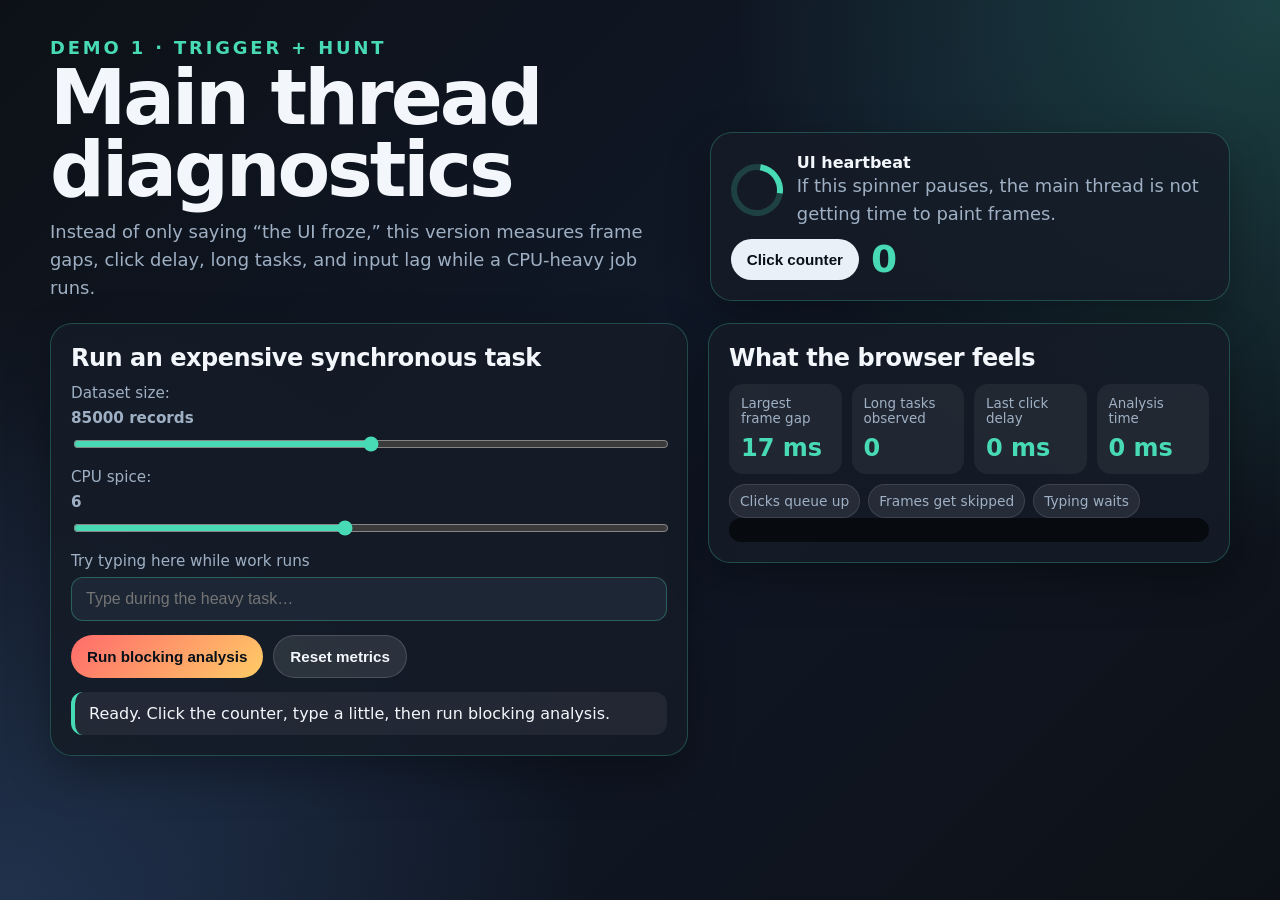
<file: demo-01/index.html>
<!doctype html>
<html lang="en">
<head>
  <meta charset="utf-8" />
  <meta name="viewport" content="width=device-width, initial-scale=1" />
  <title>Demo 1 - Main Thread Diagnostics</title>
  <link rel="stylesheet" href="./style.css" />
</head>
<body>
  <main class="shell">
    <section class="hero">
      <div>
        <p class="eyebrow">Demo 1 · Trigger + Hunt</p>
        <h1>Main thread diagnostics</h1>
        <p>Instead of only saying “the UI froze,” this version measures frame gaps, click delay, long tasks, and input lag while a CPU-heavy job runs.</p>
      </div>
      <div class="panel">
        <div class="heartbeat-card">
          <div class="heartbeat" aria-hidden="true"></div>
          <div>
            <strong>UI heartbeat</strong>
            <p>If this spinner pauses, the main thread is not getting time to paint frames.</p>
          </div>
        </div>
        <div class="counter-row">
          <button id="counterBtn" class="secondary">Click counter</button>
          <strong id="counter" class="big-number">0</strong>
        </div>
      </div>
    </section>

    <section class="grid">
      <div class="panel">
        <h2>Run an expensive synchronous task</h2>
        <div class="controls">
          <label>Dataset size: <strong><span id="sizeValue">85000</span> records</strong>
            <input id="size" type="range" min="20000" max="150000" value="85000" step="5000" />
          </label>
          <label>CPU spice: <strong><span id="spiceValue">6</span></strong>
            <input id="spice" type="range" min="1" max="12" value="6" step="1" />
          </label>
          <label>Try typing here while work runs
            <input id="typingBox" type="text" placeholder="Type during the heavy task…" />
          </label>
          <div class="button-row">
            <button id="runBtn" class="danger">Run blocking analysis</button>
            <button id="resetBtn" class="ghost">Reset metrics</button>
          </div>
        </div>
        <div id="status" class="status">Ready. Click the counter, type a little, then run blocking analysis.</div>
      </div>

      <div class="panel">
        <h2>What the browser feels</h2>
        <div class="stat-grid">
          <div class="stat"><span>Largest frame gap</span><strong id="frameGap">0 ms</strong></div>
          <div class="stat"><span>Long tasks observed</span><strong id="longTasks">0</strong></div>
          <div class="stat"><span>Last click delay</span><strong id="clickDelay">0 ms</strong></div>
          <div class="stat"><span>Analysis time</span><strong id="elapsed">0 ms</strong></div>
        </div>
        <div class="kpis">
          <span class="chip">Clicks queue up</span>
          <span class="chip">Frames get skipped</span>
          <span class="chip">Typing waits</span>
        </div>
        <div class="log" id="log"></div>
      </div>
    </section>
  </main>
  <script src="./app.js"></script>
</body>
</html>
</file>
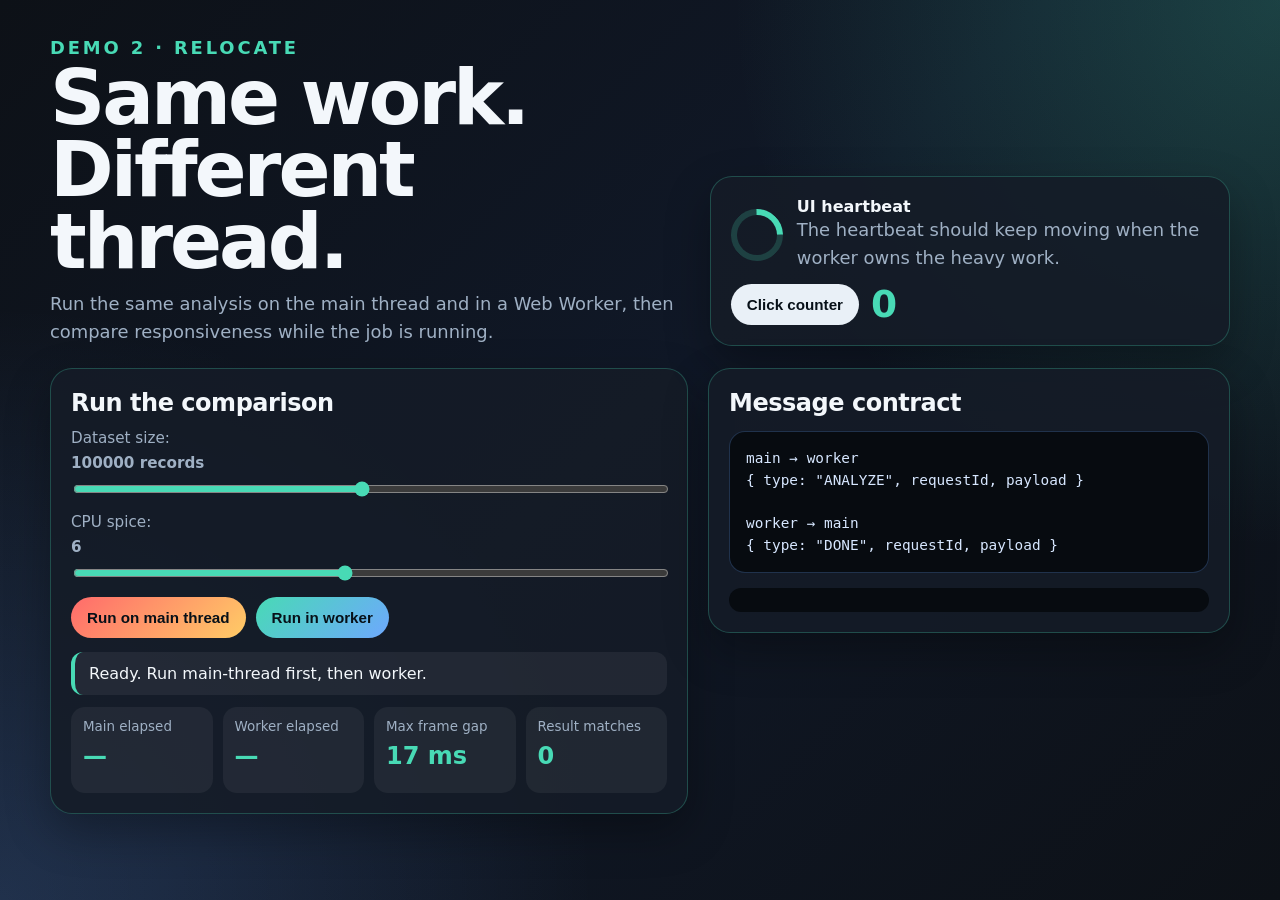
<file: demo-02/index.html>
<!DOCTYPE html>
<html lang="en">
  <head>
    <meta charset="utf-8" />
    <meta name="viewport" content="width=device-width, initial-scale=1" />
    <title>Demo 2 - Worker Responsiveness Lab</title>
    <link rel="stylesheet" href="./style.css" />
  </head>
  <body>
    <main class="shell">
      <section class="hero">
        <div>
          <p class="eyebrow">Demo 2 · Relocate</p>
          <h1>Same work. Different thread.</h1>
          <p>
            Run the same analysis on the main thread and in a Web Worker, then
            compare responsiveness while the job is running.
          </p>
        </div>
        <div class="panel">
          <div class="heartbeat-card">
            <div class="heartbeat" aria-hidden="true"></div>
            <div>
              <strong>UI heartbeat</strong>
              <p>
                The heartbeat should keep moving when the worker owns the heavy
                work.
              </p>
            </div>
          </div>
          <div class="counter-row">
            <button id="counterBtn" class="secondary">Click counter</button
            ><strong id="counter" class="big-number">0</strong>
          </div>
        </div>
      </section>

      <section class="grid">
        <div class="panel">
          <h2>Run the comparison</h2>
          <div class="controls">
            <label
              >Dataset size:
              <strong><span id="sizeValue">100000</span> records</strong
              ><input
                id="size"
                type="range"
                min="25000"
                max="180000"
                value="100000"
                step="5000"
            /></label>
            <label
              >CPU spice: <strong><span id="spiceValue">6</span></strong
              ><input
                id="spice"
                type="range"
                min="1"
                max="12"
                value="6"
                step="1"
            /></label>
            <div class="button-row">
              <button id="mainBtn" class="danger">Run on main thread</button>
              <button id="workerBtn" class="primary">Run in worker</button>
            </div>
          </div>
          <div id="status" class="status">
            Ready. Run main-thread first, then worker.
          </div>
          <div class="stat-grid">
            <div class="stat">
              <span>Main elapsed</span><strong id="mainElapsed">—</strong>
            </div>
            <div class="stat">
              <span>Worker elapsed</span><strong id="workerElapsed">—</strong>
            </div>
            <div class="stat">
              <span>Max frame gap</span><strong id="frameGap">0 ms</strong>
            </div>
            <div class="stat">
              <span>Result matches</span><strong id="matches">0</strong>
            </div>
          </div>
        </div>
        <div class="panel">
          <h2>Message contract</h2>
          <pre class="code">
main → worker
{ type: "ANALYZE", requestId, payload }

worker → main
{ type: "DONE", requestId, payload }</pre
          >
          <div class="log" id="log"></div>
        </div>
      </section>
    </main>
    <script type="module" src="./app.js"></script>
  </body>
</html>
</file>
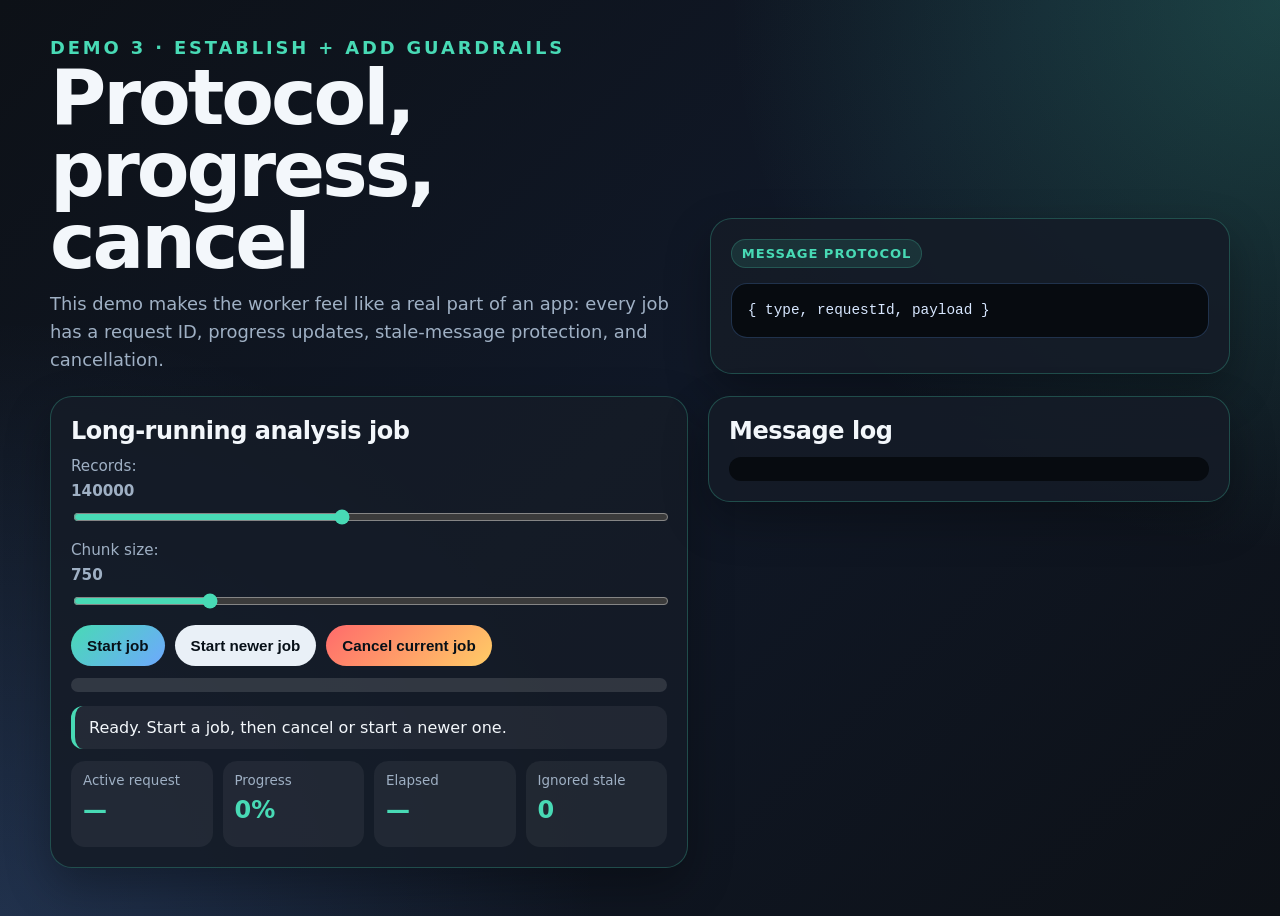
<file: demo-03/index.html>
<!DOCTYPE html>
<html lang="en">
  <head>
    <meta charset="utf-8" />
    <meta name="viewport" content="width=device-width, initial-scale=1" />
    <title>Demo 3 - Protocol Progress Cancel</title>
    <link rel="stylesheet" href="./style.css" />
  </head>
  <body>
    <main class="shell">
      <section class="hero">
        <div>
          <p class="eyebrow">Demo 3 · Establish + Add guardrails</p>
          <h1>Protocol, progress, cancel</h1>
          <p>
            This demo makes the worker feel like a real part of an app: every
            job has a request ID, progress updates, stale-message protection,
            and cancellation.
          </p>
        </div>
        <div class="panel">
          <span class="badge">Message protocol</span>
          <pre class="code">{ type, requestId, payload }</pre>
        </div>
      </section>
      <section class="grid">
        <div class="panel">
          <h2>Long-running analysis job</h2>
          <div class="controls">
            <label
              >Records: <strong><span id="recordsValue">140000</span></strong
              ><input
                id="records"
                type="range"
                min="50000"
                max="250000"
                value="140000"
                step="10000"
            /></label>
            <label
              >Chunk size: <strong><span id="chunkValue">750</span></strong
              ><input
                id="chunk"
                type="range"
                min="250"
                max="2500"
                value="750"
                step="250"
            /></label>
            <div class="button-row">
              <button id="startBtn" class="primary">Start job</button
              ><button id="startNewBtn" class="secondary">
                Start newer job</button
              ><button id="cancelBtn" class="danger">Cancel current job</button>
            </div>
          </div>
          <div class="progress-shell">
            <div id="progress" class="progress-bar"></div>
          </div>
          <div id="status" class="status">
            Ready. Start a job, then cancel or start a newer one.
          </div>
          <div class="stat-grid">
            <div class="stat">
              <span>Active request</span><strong id="activeId">—</strong>
            </div>
            <div class="stat">
              <span>Progress</span><strong id="progressText">0%</strong>
            </div>
            <div class="stat">
              <span>Elapsed</span><strong id="elapsed">—</strong>
            </div>
            <div class="stat">
              <span>Ignored stale</span><strong id="stale">0</strong>
            </div>
          </div>
        </div>
        <div class="panel">
          <h2>Message log</h2>
          <div class="log" id="log"></div>
        </div>
      </section>
    </main>
    <script type="module" src="./app.js"></script>
  </body>
</html>
</file>
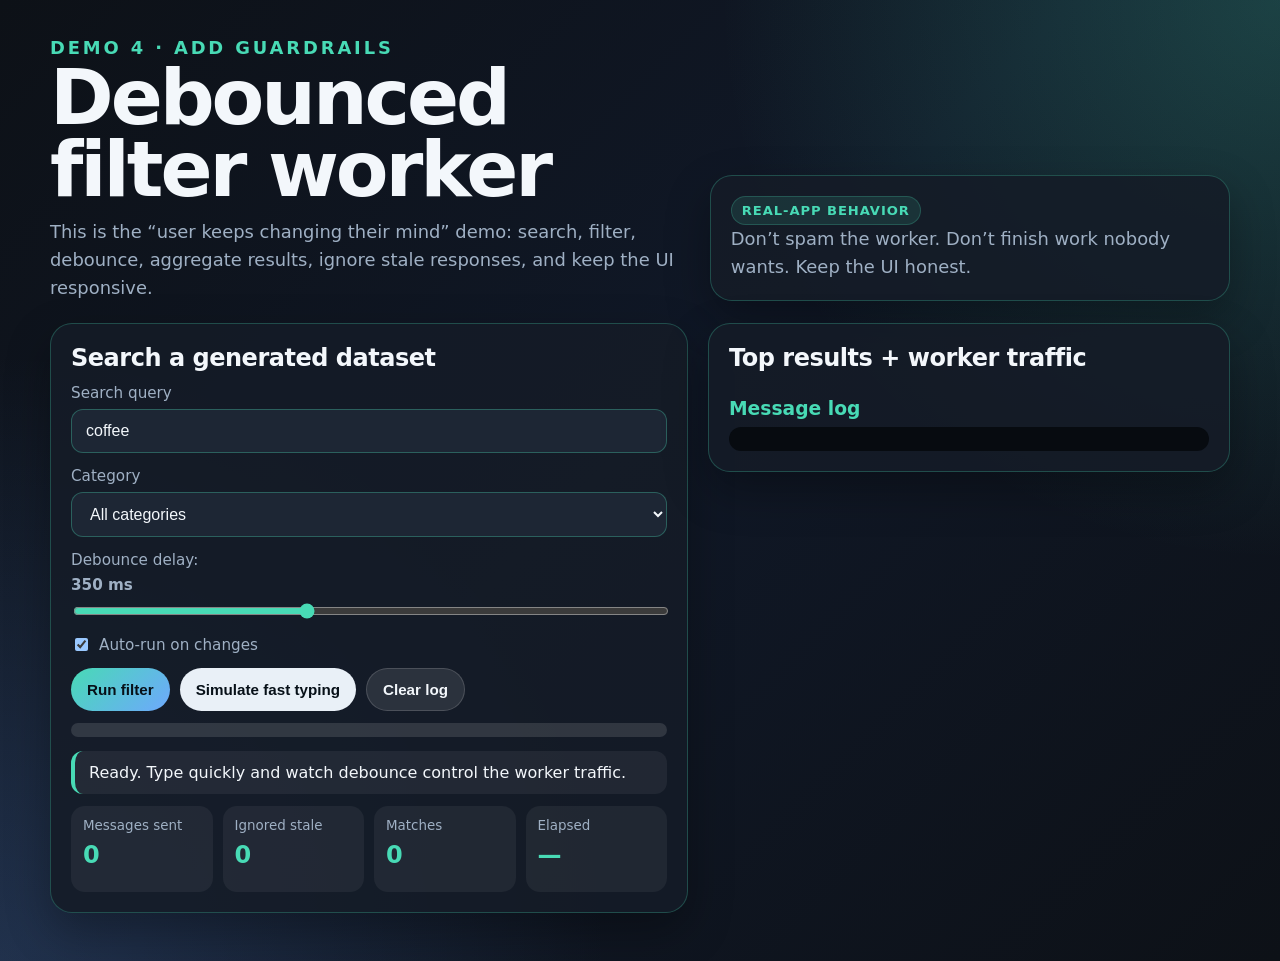
<file: demo-04/index.html>
<!DOCTYPE html>
<html lang="en">
  <head>
    <meta charset="utf-8" />
    <meta name="viewport" content="width=device-width, initial-scale=1" />
    <title>Demo 4 - Debounced Worker Filter</title>
    <link rel="stylesheet" href="./style.css" />
  </head>
  <body>
    <main class="shell">
      <section class="hero">
        <div>
          <p class="eyebrow">Demo 4 · Add guardrails</p>
          <h1>Debounced filter worker</h1>
          <p>
            This is the “user keeps changing their mind” demo: search, filter,
            debounce, aggregate results, ignore stale responses, and keep the UI
            responsive.
          </p>
        </div>
        <div class="panel">
          <span class="badge">Real-app behavior</span>
          <p>
            Don’t spam the worker. Don’t finish work nobody wants. Keep the UI
            honest.
          </p>
        </div>
      </section>
      <section class="grid">
        <div class="panel">
          <h2>Search a generated dataset</h2>
          <div class="controls">
            <label
              >Search query <input id="query" type="text" value="coffee"
            /></label>
            <label
              >Category
              <select id="category">
                <option value="all">All categories</option>
                <option>coffee</option>
                <option>beer</option>
                <option>food</option>
                <option>parks</option>
                <option>culture</option>
              </select></label
            >
            <label
              >Debounce delay:
              <strong><span id="delayValue">350</span> ms</strong
              ><input
                id="delay"
                type="range"
                min="0"
                max="900"
                value="350"
                step="50"
            /></label>
            <label class="check"
              ><input id="auto" type="checkbox" checked /> Auto-run on
              changes</label
            >
            <div class="button-row">
              <button id="runBtn" class="primary">Run filter</button
              ><button id="typeBtn" class="secondary">
                Simulate fast typing</button
              ><button id="clearBtn" class="ghost">Clear log</button>
            </div>
          </div>
          <div class="progress-shell">
            <div id="progress" class="progress-bar"></div>
          </div>
          <div id="status" class="status">
            Ready. Type quickly and watch debounce control the worker traffic.
          </div>
          <div class="stat-grid">
            <div class="stat">
              <span>Messages sent</span><strong id="sent">0</strong>
            </div>
            <div class="stat">
              <span>Ignored stale</span><strong id="stale">0</strong>
            </div>
            <div class="stat">
              <span>Matches</span><strong id="matches">0</strong>
            </div>
            <div class="stat">
              <span>Elapsed</span><strong id="elapsed">—</strong>
            </div>
          </div>
        </div>
        <div class="panel">
          <h2>Top results + worker traffic</h2>
          <div class="results" id="results"></div>
          <h3 style="margin-top: 14px">Message log</h3>
          <div class="log" id="log"></div>
        </div>
      </section>
    </main>
    <script type="module" src="./app.js"></script>
  </body>
</html>
</file>
<file: demo-01/style.css>
:root {
  color-scheme: dark;
  --bg: #0d1117;
  --panel: #151c27;
  --panel-2: #1d2634;
  --text: #f3f7fb;
  --muted: #9fb0c4;
  --accent: #48dab5;
  --accent-2: #6ea8fe;
  --danger: #ff6b6b;
  --warn: #ffcc66;
  --good: #6ef08f;
  --purple: #b58cff;
}
* {
  box-sizing: border-box;
}
html,
body {
  margin: 0;
  min-height: 100%;
}
body {
  background:
    radial-gradient(
      circle at top right,
      rgba(72, 218, 181, 0.22),
      transparent 35%
    ),
    radial-gradient(
      circle at bottom left,
      rgba(110, 168, 254, 0.18),
      transparent 38%
    ),
    linear-gradient(135deg, #0d1117, #101827 48%, #0d1117);
  color: var(--text);
  font-family:
    Inter,
    ui-sans-serif,
    system-ui,
    -apple-system,
    BlinkMacSystemFont,
    "Segoe UI",
    sans-serif;
}
.shell {
  width: min(1180px, calc(100vw - 32px));
  margin: 0 auto;
  padding: 34px 0 48px;
}
.hero {
  display: grid;
  grid-template-columns: 1.1fr 0.9fr;
  gap: 24px;
  align-items: end;
  margin-bottom: 22px;
}
.eyebrow {
  color: var(--accent);
  text-transform: uppercase;
  letter-spacing: 0.16em;
  font-weight: 900;
  margin: 0 0 8px;
  font-size: 0.78rem;
}
h1 {
  font-size: clamp(2.5rem, 6.5vw, 4.8rem);
  line-height: 0.94;
  margin: 0 0 12px;
  letter-spacing: -0.04em;
}
p {
  color: var(--muted);
  line-height: 1.55;
}
.hero p {
  font-size: 1.12rem;
  margin: 0;
  max-width: 780px;
}
.grid {
  display: grid;
  grid-template-columns: 1.1fr 0.9fr;
  gap: 20px;
  align-items: start;
}
.grid-3 {
  display: grid;
  grid-template-columns: repeat(3, 1fr);
  gap: 14px;
}
.panel,
.card {
  background: rgba(21, 28, 39, 0.88);
  border: 1px solid rgba(72, 218, 181, 0.26);
  border-radius: 22px;
  padding: 20px;
  box-shadow: 0 18px 45px rgba(0, 0, 0, 0.3);
}
.panel h2,
.card h2 {
  margin: 0 0 12px;
  color: var(--text);
  letter-spacing: -0.02em;
}
.panel h3,
.card h3 {
  margin: 0 0 8px;
  color: var(--accent);
}
.muted {
  color: var(--muted);
}
.controls {
  display: grid;
  gap: 14px;
}
label {
  display: grid;
  gap: 7px;
  color: var(--muted);
  font-size: 0.95rem;
}
input[type="range"],
input[type="text"],
select {
  width: 100%;
  accent-color: var(--accent);
}
input[type="text"],
select {
  color: var(--text);
  background: var(--panel-2);
  border: 1px solid rgba(72, 218, 181, 0.32);
  border-radius: 12px;
  padding: 12px 14px;
  font-size: 1rem;
}
.check {
  display: flex;
  align-items: center;
  gap: 8px;
}
button {
  border: 0;
  border-radius: 999px;
  color: #071018;
  cursor: pointer;
  font-weight: 900;
  padding: 12px 16px;
  font-size: 0.95rem;
  transition:
    transform 0.12s ease,
    filter 0.12s ease,
    opacity 0.12s ease;
}
button:hover {
  transform: translateY(-1px);
}
button:disabled {
  cursor: not-allowed;
  filter: grayscale(0.7);
  opacity: 0.65;
  transform: none;
}
.primary {
  background: linear-gradient(135deg, var(--accent), var(--accent-2));
}
.secondary {
  background: #e9f0f7;
}
.danger {
  background: linear-gradient(135deg, var(--danger), var(--warn));
}
.ghost {
  background: rgba(255, 255, 255, 0.1);
  color: var(--text);
  border: 1px solid rgba(255, 255, 255, 0.15);
}
.button-row {
  display: flex;
  flex-wrap: wrap;
  gap: 10px;
}
.heartbeat-card {
  display: flex;
  align-items: center;
  gap: 14px;
}
.heartbeat {
  width: 52px;
  height: 52px;
  border-radius: 50%;
  border: 6px solid rgba(72, 218, 181, 0.2);
  border-top-color: var(--accent);
  flex: 0 0 auto;
}
.counter-row {
  display: flex;
  align-items: center;
  gap: 12px;
  margin-top: 12px;
}
.big-number {
  font-size: 2.35rem;
  font-weight: 900;
  color: var(--accent);
  line-height: 1;
}
.status {
  border-left: 4px solid var(--accent);
  padding: 12px 14px;
  background: rgba(255, 255, 255, 0.06);
  color: var(--text);
  border-radius: 12px;
  margin-top: 14px;
}
.status.warning {
  border-left-color: var(--warn);
}
.status.danger {
  border-left-color: var(--danger);
}
.stat-grid {
  display: grid;
  grid-template-columns: repeat(4, 1fr);
  gap: 10px;
  margin-top: 12px;
}
.stat {
  background: rgba(255, 255, 255, 0.055);
  border-radius: 14px;
  padding: 12px;
  min-height: 86px;
}
.stat span {
  display: block;
  color: var(--muted);
  font-size: 0.84rem;
}
.stat strong {
  display: block;
  font-size: 1.5rem;
  margin-top: 8px;
  color: var(--accent);
}
.progress-shell {
  height: 14px;
  background: rgba(255, 255, 255, 0.12);
  border-radius: 999px;
  overflow: hidden;
  margin: 12px 0;
}
.progress-bar {
  width: 0%;
  height: 100%;
  background: linear-gradient(90deg, var(--accent), var(--accent-2));
  transition: width 160ms ease;
}
.log {
  max-height: 260px;
  overflow: auto;
  background: #070b10;
  border-radius: 14px;
  padding: 12px;
  font-family: Consolas, Monaco, monospace;
  font-size: 0.82rem;
  color: #d7e7ff;
}
.log div {
  border-bottom: 1px solid rgba(255, 255, 255, 0.07);
  padding: 5px 0;
}
.results {
  display: grid;
  gap: 8px;
  max-height: 285px;
  overflow: auto;
}
.result {
  background: rgba(255, 255, 255, 0.055);
  border-radius: 13px;
  padding: 11px;
}
.result strong {
  display: block;
  color: var(--text);
}
.result span {
  display: block;
  color: var(--muted);
  font-size: 0.86rem;
  margin-top: 3px;
}
.code {
  background: #070b10;
  border: 1px solid rgba(110, 168, 254, 0.25);
  border-radius: 16px;
  padding: 16px;
  overflow: auto;
  color: #d7e7ff;
  font-family: Consolas, Monaco, monospace;
  line-height: 1.5;
  font-size: 0.9rem;
}
.badge {
  display: inline-flex;
  align-items: center;
  gap: 6px;
  padding: 6px 10px;
  border-radius: 999px;
  background: rgba(72, 218, 181, 0.12);
  color: var(--accent);
  border: 1px solid rgba(72, 218, 181, 0.22);
  font-size: 0.82rem;
  font-weight: 900;
  text-transform: uppercase;
  letter-spacing: 0.07em;
}
.kpis {
  display: flex;
  gap: 8px;
  flex-wrap: wrap;
  margin-top: 10px;
}
.chip {
  padding: 8px 10px;
  border-radius: 999px;
  background: rgba(255, 255, 255, 0.08);
  color: var(--muted);
  border: 1px solid rgba(255, 255, 255, 0.11);
  font-size: 0.86rem;
}
.chip.active {
  color: #071018;
  background: var(--accent);
  border-color: var(--accent);
  font-weight: 900;
}
.timeline {
  display: grid;
  gap: 8px;
  margin-top: 12px;
}
.step {
  display: flex;
  align-items: center;
  gap: 10px;
  padding: 10px 12px;
  background: rgba(255, 255, 255, 0.055);
  border-radius: 12px;
  color: var(--muted);
}
.step strong {
  color: var(--text);
  min-width: 96px;
}
@media (max-width: 900px) {
  .hero,
  .grid {
    grid-template-columns: 1fr;
  }
  .stat-grid,
  .grid-3 {
    grid-template-columns: repeat(2, 1fr);
  }
}
</file>
<file: demo-02/style.css>
:root {
  color-scheme: dark;
  --bg: #0d1117;
  --panel: #151c27;
  --panel-2: #1d2634;
  --text: #f3f7fb;
  --muted: #9fb0c4;
  --accent: #48dab5;
  --accent-2: #6ea8fe;
  --danger: #ff6b6b;
  --warn: #ffcc66;
  --good: #6ef08f;
  --purple: #b58cff;
}
* {
  box-sizing: border-box;
}
html,
body {
  margin: 0;
  min-height: 100%;
}
body {
  background:
    radial-gradient(
      circle at top right,
      rgba(72, 218, 181, 0.22),
      transparent 35%
    ),
    radial-gradient(
      circle at bottom left,
      rgba(110, 168, 254, 0.18),
      transparent 38%
    ),
    linear-gradient(135deg, #0d1117, #101827 48%, #0d1117);
  color: var(--text);
  font-family:
    Inter,
    ui-sans-serif,
    system-ui,
    -apple-system,
    BlinkMacSystemFont,
    "Segoe UI",
    sans-serif;
}
.shell {
  width: min(1180px, calc(100vw - 32px));
  margin: 0 auto;
  padding: 34px 0 48px;
}
.hero {
  display: grid;
  grid-template-columns: 1.1fr 0.9fr;
  gap: 24px;
  align-items: end;
  margin-bottom: 22px;
}
.eyebrow {
  color: var(--accent);
  text-transform: uppercase;
  letter-spacing: 0.16em;
  font-weight: 900;
  margin: 0 0 8px;
  font-size: 0.78rem;
}
h1 {
  font-size: clamp(2.5rem, 6.5vw, 4.8rem);
  line-height: 0.94;
  margin: 0 0 12px;
  letter-spacing: -0.04em;
}
p {
  color: var(--muted);
  line-height: 1.55;
}
.hero p {
  font-size: 1.12rem;
  margin: 0;
  max-width: 780px;
}
.grid {
  display: grid;
  grid-template-columns: 1.1fr 0.9fr;
  gap: 20px;
  align-items: start;
}
.grid-3 {
  display: grid;
  grid-template-columns: repeat(3, 1fr);
  gap: 14px;
}
.panel,
.card {
  background: rgba(21, 28, 39, 0.88);
  border: 1px solid rgba(72, 218, 181, 0.26);
  border-radius: 22px;
  padding: 20px;
  box-shadow: 0 18px 45px rgba(0, 0, 0, 0.3);
}
.panel h2,
.card h2 {
  margin: 0 0 12px;
  color: var(--text);
  letter-spacing: -0.02em;
}
.panel h3,
.card h3 {
  margin: 0 0 8px;
  color: var(--accent);
}
.muted {
  color: var(--muted);
}
.controls {
  display: grid;
  gap: 14px;
}
label {
  display: grid;
  gap: 7px;
  color: var(--muted);
  font-size: 0.95rem;
}
input[type="range"],
input[type="text"],
select {
  width: 100%;
  accent-color: var(--accent);
}
input[type="text"],
select {
  color: var(--text);
  background: var(--panel-2);
  border: 1px solid rgba(72, 218, 181, 0.32);
  border-radius: 12px;
  padding: 12px 14px;
  font-size: 1rem;
}
.check {
  display: flex;
  align-items: center;
  gap: 8px;
}
button {
  border: 0;
  border-radius: 999px;
  color: #071018;
  cursor: pointer;
  font-weight: 900;
  padding: 12px 16px;
  font-size: 0.95rem;
  transition:
    transform 0.12s ease,
    filter 0.12s ease,
    opacity 0.12s ease;
}
button:hover {
  transform: translateY(-1px);
}
button:disabled {
  cursor: not-allowed;
  filter: grayscale(0.7);
  opacity: 0.65;
  transform: none;
}
.primary {
  background: linear-gradient(135deg, var(--accent), var(--accent-2));
}
.secondary {
  background: #e9f0f7;
}
.danger {
  background: linear-gradient(135deg, var(--danger), var(--warn));
}
.ghost {
  background: rgba(255, 255, 255, 0.1);
  color: var(--text);
  border: 1px solid rgba(255, 255, 255, 0.15);
}
.button-row {
  display: flex;
  flex-wrap: wrap;
  gap: 10px;
}
.heartbeat-card {
  display: flex;
  align-items: center;
  gap: 14px;
}
.heartbeat {
  width: 52px;
  height: 52px;
  border-radius: 50%;
  border: 6px solid rgba(72, 218, 181, 0.2);
  border-top-color: var(--accent);
  flex: 0 0 auto;
}
.counter-row {
  display: flex;
  align-items: center;
  gap: 12px;
  margin-top: 12px;
}
.big-number {
  font-size: 2.35rem;
  font-weight: 900;
  color: var(--accent);
  line-height: 1;
}
.status {
  border-left: 4px solid var(--accent);
  padding: 12px 14px;
  background: rgba(255, 255, 255, 0.06);
  color: var(--text);
  border-radius: 12px;
  margin-top: 14px;
}
.status.warning {
  border-left-color: var(--warn);
}
.status.danger {
  border-left-color: var(--danger);
}
.stat-grid {
  display: grid;
  grid-template-columns: repeat(4, 1fr);
  gap: 10px;
  margin-top: 12px;
}
.stat {
  background: rgba(255, 255, 255, 0.055);
  border-radius: 14px;
  padding: 12px;
  min-height: 86px;
}
.stat span {
  display: block;
  color: var(--muted);
  font-size: 0.84rem;
}
.stat strong {
  display: block;
  font-size: 1.5rem;
  margin-top: 8px;
  color: var(--accent);
}
.progress-shell {
  height: 14px;
  background: rgba(255, 255, 255, 0.12);
  border-radius: 999px;
  overflow: hidden;
  margin: 12px 0;
}
.progress-bar {
  width: 0%;
  height: 100%;
  background: linear-gradient(90deg, var(--accent), var(--accent-2));
  transition: width 160ms ease;
}
.log {
  max-height: 260px;
  overflow: auto;
  background: #070b10;
  border-radius: 14px;
  padding: 12px;
  font-family: Consolas, Monaco, monospace;
  font-size: 0.82rem;
  color: #d7e7ff;
}
.log div {
  border-bottom: 1px solid rgba(255, 255, 255, 0.07);
  padding: 5px 0;
}
.results {
  display: grid;
  gap: 8px;
  max-height: 285px;
  overflow: auto;
}
.result {
  background: rgba(255, 255, 255, 0.055);
  border-radius: 13px;
  padding: 11px;
}
.result strong {
  display: block;
  color: var(--text);
}
.result span {
  display: block;
  color: var(--muted);
  font-size: 0.86rem;
  margin-top: 3px;
}
.code {
  background: #070b10;
  border: 1px solid rgba(110, 168, 254, 0.25);
  border-radius: 16px;
  padding: 16px;
  overflow: auto;
  color: #d7e7ff;
  font-family: Consolas, Monaco, monospace;
  line-height: 1.5;
  font-size: 0.9rem;
}
.badge {
  display: inline-flex;
  align-items: center;
  gap: 6px;
  padding: 6px 10px;
  border-radius: 999px;
  background: rgba(72, 218, 181, 0.12);
  color: var(--accent);
  border: 1px solid rgba(72, 218, 181, 0.22);
  font-size: 0.82rem;
  font-weight: 900;
  text-transform: uppercase;
  letter-spacing: 0.07em;
}
.kpis {
  display: flex;
  gap: 8px;
  flex-wrap: wrap;
  margin-top: 10px;
}
.chip {
  padding: 8px 10px;
  border-radius: 999px;
  background: rgba(255, 255, 255, 0.08);
  color: var(--muted);
  border: 1px solid rgba(255, 255, 255, 0.11);
  font-size: 0.86rem;
}
.chip.active {
  color: #071018;
  background: var(--accent);
  border-color: var(--accent);
  font-weight: 900;
}
.timeline {
  display: grid;
  gap: 8px;
  margin-top: 12px;
}
.step {
  display: flex;
  align-items: center;
  gap: 10px;
  padding: 10px 12px;
  background: rgba(255, 255, 255, 0.055);
  border-radius: 12px;
  color: var(--muted);
}
.step strong {
  color: var(--text);
  min-width: 96px;
}
@media (max-width: 900px) {
  .hero,
  .grid {
    grid-template-columns: 1fr;
  }
  .stat-grid,
  .grid-3 {
    grid-template-columns: repeat(2, 1fr);
  }
}
</file>
<file: demo-03/style.css>
:root {
  color-scheme: dark;
  --bg: #0d1117;
  --panel: #151c27;
  --panel-2: #1d2634;
  --text: #f3f7fb;
  --muted: #9fb0c4;
  --accent: #48dab5;
  --accent-2: #6ea8fe;
  --danger: #ff6b6b;
  --warn: #ffcc66;
  --good: #6ef08f;
  --purple: #b58cff;
}
* {
  box-sizing: border-box;
}
html,
body {
  margin: 0;
  min-height: 100%;
}
body {
  background:
    radial-gradient(
      circle at top right,
      rgba(72, 218, 181, 0.22),
      transparent 35%
    ),
    radial-gradient(
      circle at bottom left,
      rgba(110, 168, 254, 0.18),
      transparent 38%
    ),
    linear-gradient(135deg, #0d1117, #101827 48%, #0d1117);
  color: var(--text);
  font-family:
    Inter,
    ui-sans-serif,
    system-ui,
    -apple-system,
    BlinkMacSystemFont,
    "Segoe UI",
    sans-serif;
}
.shell {
  width: min(1180px, calc(100vw - 32px));
  margin: 0 auto;
  padding: 34px 0 48px;
}
.hero {
  display: grid;
  grid-template-columns: 1.1fr 0.9fr;
  gap: 24px;
  align-items: end;
  margin-bottom: 22px;
}
.eyebrow {
  color: var(--accent);
  text-transform: uppercase;
  letter-spacing: 0.16em;
  font-weight: 900;
  margin: 0 0 8px;
  font-size: 0.78rem;
}
h1 {
  font-size: clamp(2.5rem, 6.5vw, 4.8rem);
  line-height: 0.94;
  margin: 0 0 12px;
  letter-spacing: -0.04em;
}
p {
  color: var(--muted);
  line-height: 1.55;
}
.hero p {
  font-size: 1.12rem;
  margin: 0;
  max-width: 780px;
}
.grid {
  display: grid;
  grid-template-columns: 1.1fr 0.9fr;
  gap: 20px;
  align-items: start;
}
.grid-3 {
  display: grid;
  grid-template-columns: repeat(3, 1fr);
  gap: 14px;
}
.panel,
.card {
  background: rgba(21, 28, 39, 0.88);
  border: 1px solid rgba(72, 218, 181, 0.26);
  border-radius: 22px;
  padding: 20px;
  box-shadow: 0 18px 45px rgba(0, 0, 0, 0.3);
}
.panel h2,
.card h2 {
  margin: 0 0 12px;
  color: var(--text);
  letter-spacing: -0.02em;
}
.panel h3,
.card h3 {
  margin: 0 0 8px;
  color: var(--accent);
}
.muted {
  color: var(--muted);
}
.controls {
  display: grid;
  gap: 14px;
}
label {
  display: grid;
  gap: 7px;
  color: var(--muted);
  font-size: 0.95rem;
}
input[type="range"],
input[type="text"],
select {
  width: 100%;
  accent-color: var(--accent);
}
input[type="text"],
select {
  color: var(--text);
  background: var(--panel-2);
  border: 1px solid rgba(72, 218, 181, 0.32);
  border-radius: 12px;
  padding: 12px 14px;
  font-size: 1rem;
}
.check {
  display: flex;
  align-items: center;
  gap: 8px;
}
button {
  border: 0;
  border-radius: 999px;
  color: #071018;
  cursor: pointer;
  font-weight: 900;
  padding: 12px 16px;
  font-size: 0.95rem;
  transition:
    transform 0.12s ease,
    filter 0.12s ease,
    opacity 0.12s ease;
}
button:hover {
  transform: translateY(-1px);
}
button:disabled {
  cursor: not-allowed;
  filter: grayscale(0.7);
  opacity: 0.65;
  transform: none;
}
.primary {
  background: linear-gradient(135deg, var(--accent), var(--accent-2));
}
.secondary {
  background: #e9f0f7;
}
.danger {
  background: linear-gradient(135deg, var(--danger), var(--warn));
}
.ghost {
  background: rgba(255, 255, 255, 0.1);
  color: var(--text);
  border: 1px solid rgba(255, 255, 255, 0.15);
}
.button-row {
  display: flex;
  flex-wrap: wrap;
  gap: 10px;
}
.heartbeat-card {
  display: flex;
  align-items: center;
  gap: 14px;
}
.heartbeat {
  width: 52px;
  height: 52px;
  border-radius: 50%;
  border: 6px solid rgba(72, 218, 181, 0.2);
  border-top-color: var(--accent);
  animation: spin 850ms linear infinite;
  flex: 0 0 auto;
}
@keyframes spin {
  to {
    transform: rotate(360deg);
  }
}
.counter-row {
  display: flex;
  align-items: center;
  gap: 12px;
  margin-top: 12px;
}
.big-number {
  font-size: 2.35rem;
  font-weight: 900;
  color: var(--accent);
  line-height: 1;
}
.status {
  border-left: 4px solid var(--accent);
  padding: 12px 14px;
  background: rgba(255, 255, 255, 0.06);
  color: var(--text);
  border-radius: 12px;
  margin-top: 14px;
}
.status.warning {
  border-left-color: var(--warn);
}
.status.danger {
  border-left-color: var(--danger);
}
.stat-grid {
  display: grid;
  grid-template-columns: repeat(4, 1fr);
  gap: 10px;
  margin-top: 12px;
}
.stat {
  background: rgba(255, 255, 255, 0.055);
  border-radius: 14px;
  padding: 12px;
  min-height: 86px;
}
.stat span {
  display: block;
  color: var(--muted);
  font-size: 0.84rem;
}
.stat strong {
  display: block;
  font-size: 1.5rem;
  margin-top: 8px;
  color: var(--accent);
}
.progress-shell {
  height: 14px;
  background: rgba(255, 255, 255, 0.12);
  border-radius: 999px;
  overflow: hidden;
  margin: 12px 0;
}
.progress-bar {
  width: 0%;
  height: 100%;
  background: linear-gradient(90deg, var(--accent), var(--accent-2));
  transition: width 160ms ease;
}
.log {
  max-height: 260px;
  overflow: auto;
  background: #070b10;
  border-radius: 14px;
  padding: 12px;
  font-family: Consolas, Monaco, monospace;
  font-size: 0.82rem;
  color: #d7e7ff;
}
.log div {
  border-bottom: 1px solid rgba(255, 255, 255, 0.07);
  padding: 5px 0;
}
.results {
  display: grid;
  gap: 8px;
  max-height: 285px;
  overflow: auto;
}
.result {
  background: rgba(255, 255, 255, 0.055);
  border-radius: 13px;
  padding: 11px;
}
.result strong {
  display: block;
  color: var(--text);
}
.result span {
  display: block;
  color: var(--muted);
  font-size: 0.86rem;
  margin-top: 3px;
}
.code {
  background: #070b10;
  border: 1px solid rgba(110, 168, 254, 0.25);
  border-radius: 16px;
  padding: 16px;
  overflow: auto;
  color: #d7e7ff;
  font-family: Consolas, Monaco, monospace;
  line-height: 1.5;
  font-size: 0.9rem;
}
.badge {
  display: inline-flex;
  align-items: center;
  gap: 6px;
  padding: 6px 10px;
  border-radius: 999px;
  background: rgba(72, 218, 181, 0.12);
  color: var(--accent);
  border: 1px solid rgba(72, 218, 181, 0.22);
  font-size: 0.82rem;
  font-weight: 900;
  text-transform: uppercase;
  letter-spacing: 0.07em;
}
.kpis {
  display: flex;
  gap: 8px;
  flex-wrap: wrap;
  margin-top: 10px;
}
.chip {
  padding: 8px 10px;
  border-radius: 999px;
  background: rgba(255, 255, 255, 0.08);
  color: var(--muted);
  border: 1px solid rgba(255, 255, 255, 0.11);
  font-size: 0.86rem;
}
.chip.active {
  color: #071018;
  background: var(--accent);
  border-color: var(--accent);
  font-weight: 900;
}
.timeline {
  display: grid;
  gap: 8px;
  margin-top: 12px;
}
.step {
  display: flex;
  align-items: center;
  gap: 10px;
  padding: 10px 12px;
  background: rgba(255, 255, 255, 0.055);
  border-radius: 12px;
  color: var(--muted);
}
.step strong {
  color: var(--text);
  min-width: 96px;
}
@media (max-width: 900px) {
  .hero,
  .grid {
    grid-template-columns: 1fr;
  }
  .stat-grid,
  .grid-3 {
    grid-template-columns: repeat(2, 1fr);
  }
}
</file>
<file: demo-04/style.css>
:root {
  color-scheme: dark;
  --bg: #0d1117;
  --panel: #151c27;
  --panel-2: #1d2634;
  --text: #f3f7fb;
  --muted: #9fb0c4;
  --accent: #48dab5;
  --accent-2: #6ea8fe;
  --danger: #ff6b6b;
  --warn: #ffcc66;
  --good: #6ef08f;
  --purple: #b58cff;
}
* {
  box-sizing: border-box;
}
html,
body {
  margin: 0;
  min-height: 100%;
}
body {
  background:
    radial-gradient(
      circle at top right,
      rgba(72, 218, 181, 0.22),
      transparent 35%
    ),
    radial-gradient(
      circle at bottom left,
      rgba(110, 168, 254, 0.18),
      transparent 38%
    ),
    linear-gradient(135deg, #0d1117, #101827 48%, #0d1117);
  color: var(--text);
  font-family:
    Inter,
    ui-sans-serif,
    system-ui,
    -apple-system,
    BlinkMacSystemFont,
    "Segoe UI",
    sans-serif;
}
.shell {
  width: min(1180px, calc(100vw - 32px));
  margin: 0 auto;
  padding: 34px 0 48px;
}
.hero {
  display: grid;
  grid-template-columns: 1.1fr 0.9fr;
  gap: 24px;
  align-items: end;
  margin-bottom: 22px;
}
.eyebrow {
  color: var(--accent);
  text-transform: uppercase;
  letter-spacing: 0.16em;
  font-weight: 900;
  margin: 0 0 8px;
  font-size: 0.78rem;
}
h1 {
  font-size: clamp(2.5rem, 6.5vw, 4.8rem);
  line-height: 0.94;
  margin: 0 0 12px;
  letter-spacing: -0.04em;
}
p {
  color: var(--muted);
  line-height: 1.55;
}
.hero p {
  font-size: 1.12rem;
  margin: 0;
  max-width: 780px;
}
.grid {
  display: grid;
  grid-template-columns: 1.1fr 0.9fr;
  gap: 20px;
  align-items: start;
}
.grid-3 {
  display: grid;
  grid-template-columns: repeat(3, 1fr);
  gap: 14px;
}
.panel,
.card {
  background: rgba(21, 28, 39, 0.88);
  border: 1px solid rgba(72, 218, 181, 0.26);
  border-radius: 22px;
  padding: 20px;
  box-shadow: 0 18px 45px rgba(0, 0, 0, 0.3);
}
.panel h2,
.card h2 {
  margin: 0 0 12px;
  color: var(--text);
  letter-spacing: -0.02em;
}
.panel h3,
.card h3 {
  margin: 0 0 8px;
  color: var(--accent);
}
.muted {
  color: var(--muted);
}
.controls {
  display: grid;
  gap: 14px;
}
label {
  display: grid;
  gap: 7px;
  color: var(--muted);
  font-size: 0.95rem;
}
input[type="range"],
input[type="text"],
select {
  width: 100%;
  accent-color: var(--accent);
}
input[type="text"],
select {
  color: var(--text);
  background: var(--panel-2);
  border: 1px solid rgba(72, 218, 181, 0.32);
  border-radius: 12px;
  padding: 12px 14px;
  font-size: 1rem;
}
.check {
  display: flex;
  align-items: center;
  gap: 8px;
}
button {
  border: 0;
  border-radius: 999px;
  color: #071018;
  cursor: pointer;
  font-weight: 900;
  padding: 12px 16px;
  font-size: 0.95rem;
  transition:
    transform 0.12s ease,
    filter 0.12s ease,
    opacity 0.12s ease;
}
button:hover {
  transform: translateY(-1px);
}
button:disabled {
  cursor: not-allowed;
  filter: grayscale(0.7);
  opacity: 0.65;
  transform: none;
}
.primary {
  background: linear-gradient(135deg, var(--accent), var(--accent-2));
}
.secondary {
  background: #e9f0f7;
}
.danger {
  background: linear-gradient(135deg, var(--danger), var(--warn));
}
.ghost {
  background: rgba(255, 255, 255, 0.1);
  color: var(--text);
  border: 1px solid rgba(255, 255, 255, 0.15);
}
.button-row {
  display: flex;
  flex-wrap: wrap;
  gap: 10px;
}
.heartbeat-card {
  display: flex;
  align-items: center;
  gap: 14px;
}
.heartbeat {
  width: 52px;
  height: 52px;
  border-radius: 50%;
  border: 6px solid rgba(72, 218, 181, 0.2);
  border-top-color: var(--accent);
  animation: spin 850ms linear infinite;
  flex: 0 0 auto;
}
@keyframes spin {
  to {
    transform: rotate(360deg);
  }
}
.counter-row {
  display: flex;
  align-items: center;
  gap: 12px;
  margin-top: 12px;
}
.big-number {
  font-size: 2.35rem;
  font-weight: 900;
  color: var(--accent);
  line-height: 1;
}
.status {
  border-left: 4px solid var(--accent);
  padding: 12px 14px;
  background: rgba(255, 255, 255, 0.06);
  color: var(--text);
  border-radius: 12px;
  margin-top: 14px;
}
.status.warning {
  border-left-color: var(--warn);
}
.status.danger {
  border-left-color: var(--danger);
}
.stat-grid {
  display: grid;
  grid-template-columns: repeat(4, 1fr);
  gap: 10px;
  margin-top: 12px;
}
.stat {
  background: rgba(255, 255, 255, 0.055);
  border-radius: 14px;
  padding: 12px;
  min-height: 86px;
}
.stat span {
  display: block;
  color: var(--muted);
  font-size: 0.84rem;
}
.stat strong {
  display: block;
  font-size: 1.5rem;
  margin-top: 8px;
  color: var(--accent);
}
.progress-shell {
  height: 14px;
  background: rgba(255, 255, 255, 0.12);
  border-radius: 999px;
  overflow: hidden;
  margin: 12px 0;
}
.progress-bar {
  width: 0%;
  height: 100%;
  background: linear-gradient(90deg, var(--accent), var(--accent-2));
  transition: width 160ms ease;
}
.log {
  max-height: 260px;
  overflow: auto;
  background: #070b10;
  border-radius: 14px;
  padding: 12px;
  font-family: Consolas, Monaco, monospace;
  font-size: 0.82rem;
  color: #d7e7ff;
}
.log div {
  border-bottom: 1px solid rgba(255, 255, 255, 0.07);
  padding: 5px 0;
}
.results {
  display: grid;
  gap: 8px;
  max-height: 285px;
  overflow: auto;
}
.result {
  background: rgba(255, 255, 255, 0.055);
  border-radius: 13px;
  padding: 11px;
}
.result strong {
  display: block;
  color: var(--text);
}
.result span {
  display: block;
  color: var(--muted);
  font-size: 0.86rem;
  margin-top: 3px;
}
.code {
  background: #070b10;
  border: 1px solid rgba(110, 168, 254, 0.25);
  border-radius: 16px;
  padding: 16px;
  overflow: auto;
  color: #d7e7ff;
  font-family: Consolas, Monaco, monospace;
  line-height: 1.5;
  font-size: 0.9rem;
}
.badge {
  display: inline-flex;
  align-items: center;
  gap: 6px;
  padding: 6px 10px;
  border-radius: 999px;
  background: rgba(72, 218, 181, 0.12);
  color: var(--accent);
  border: 1px solid rgba(72, 218, 181, 0.22);
  font-size: 0.82rem;
  font-weight: 900;
  text-transform: uppercase;
  letter-spacing: 0.07em;
}
.kpis {
  display: flex;
  gap: 8px;
  flex-wrap: wrap;
  margin-top: 10px;
}
.chip {
  padding: 8px 10px;
  border-radius: 999px;
  background: rgba(255, 255, 255, 0.08);
  color: var(--muted);
  border: 1px solid rgba(255, 255, 255, 0.11);
  font-size: 0.86rem;
}
.chip.active {
  color: #071018;
  background: var(--accent);
  border-color: var(--accent);
  font-weight: 900;
}
.timeline {
  display: grid;
  gap: 8px;
  margin-top: 12px;
}
.step {
  display: flex;
  align-items: center;
  gap: 10px;
  padding: 10px 12px;
  background: rgba(255, 255, 255, 0.055);
  border-radius: 12px;
  color: var(--muted);
}
.step strong {
  color: var(--text);
  min-width: 96px;
}
@media (max-width: 900px) {
  .hero,
  .grid {
    grid-template-columns: 1fr;
  }
  .stat-grid,
  .grid-3 {
    grid-template-columns: repeat(2, 1fr);
  }
}
</file>
